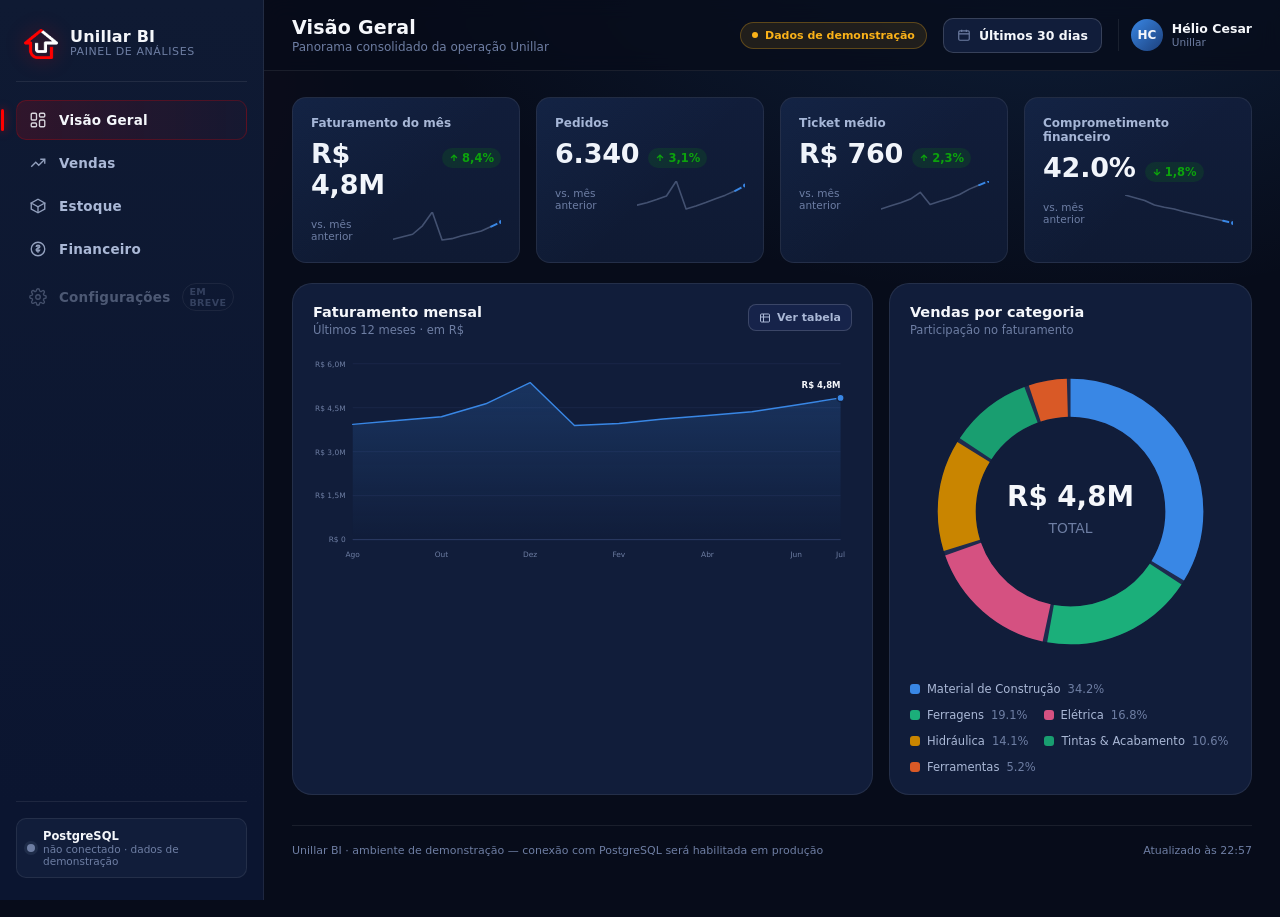
<file: index.html>
<!DOCTYPE html>
<html lang="pt-BR" data-theme="dark">
<head>
<meta charset="UTF-8">
<meta name="viewport" content="width=device-width, initial-scale=1.0">
<title>Unillar BI — Painel de Análises</title>
<style>
  :root{
    color-scheme: dark;
    --page-bg: #070C1A;
    --page-bg-2: #060a16;
    --surface-1: #0F1A33;
    --surface-2: #111D3A;
    --surface-3: #16234A;
    --surface-4: #1B2A54;
    --border: rgba(255,255,255,0.08);
    --border-strong: rgba(255,255,255,0.16);
    --text-primary: #F5F7FB;
    --text-secondary: #AAB8D6;
    --text-muted: #6E7EA3;
    --grid-line: #1E2B4E;
    --baseline: #2C3B63;

    --brand-red: #FF0000;
    --brand-red-soft: rgba(255,0,0,0.14);
    --brand-red-deep: #C21414;

    --series-1: #3987e5;
    --series-2: #1baf7a;
    --series-3: #d55181;
    --series-4: #c98500;
    --series-5: #199e70;
    --series-6: #d95926;
    --series-7: #9085e9;
    --series-8: #e66767;

    --seq-100:#cde2fb; --seq-150:#b7d3f6; --seq-200:#9ec5f4; --seq-250:#86b6ef;
    --seq-300:#6da7ec; --seq-350:#5598e7; --seq-400:#3987e5; --seq-450:#2a78d6;
    --seq-500:#256abf; --seq-550:#1c5cab; --seq-600:#184f95; --seq-650:#104281; --seq-700:#0d366b;

    --diverging-neutral: #303F5E;

    --status-good: #0ca30c;
    --status-good-bg: rgba(12,163,12,0.14);
    --status-warning: #fab219;
    --status-serious: #ec835a;
    --status-critical: #d03b3b;
    --status-critical-bg: rgba(208,59,59,0.14);

    --risk-none: #5A6B8C;
    --risk-media: #3987e5;
    --risk-alta: #fab219;
    --risk-urgencia: #d03b3b;
    --risk-emergencia: #7A1420;

    --radius-sm: 8px;
    --radius-md: 14px;
    --radius-lg: 20px;
    --sidebar-w: 264px;
  }

  *{ box-sizing:border-box; }
  html,body{ margin:0; padding:0; }
  body{
    font-family: system-ui, -apple-system, "Segoe UI", sans-serif;
    background:
      radial-gradient(1100px 620px at 82% -8%, rgba(57,135,229,0.16), transparent 60%),
      radial-gradient(900px 500px at -10% 10%, rgba(255,0,0,0.07), transparent 55%),
      var(--page-bg);
    color: var(--text-primary);
    min-height: 100vh;
    -webkit-font-smoothing: antialiased;
  }
  ::selection{ background: rgba(57,135,229,0.35); }
  ::-webkit-scrollbar{ width:10px; height:10px; }
  ::-webkit-scrollbar-track{ background:transparent; }
  ::-webkit-scrollbar-thumb{ background: var(--surface-4); border-radius:10px; border:2px solid transparent; background-clip:padding-box; }
  ::-webkit-scrollbar-thumb:hover{ background: var(--border-strong); }

  a, button{ font-family:inherit; }

  /* ---------- shell ---------- */
  .app-shell{
    display:grid;
    grid-template-columns: var(--sidebar-w) 1fr;
    min-height:100vh;
  }

  /* ---------- sidebar ---------- */
  .sidebar{
    background: linear-gradient(180deg, var(--surface-1), #0B1530 90%);
    border-right:1px solid var(--border);
    display:flex; flex-direction:column;
    padding:22px 16px;
    position:sticky; top:0; height:100vh;
  }
  .brand{
    display:flex; align-items:center; gap:12px;
    padding:6px 8px 22px 8px;
    border-bottom:1px solid var(--border);
    margin-bottom:18px;
  }
  .brand img{ width:34px; height:auto; flex:none; filter: drop-shadow(0 0 10px rgba(255,0,0,0.35)); }
  .brand-word{ display:flex; flex-direction:column; line-height:1.15; }
  .brand-word b{ font-size:16px; font-weight:700; letter-spacing:0.2px; }
  .brand-word span{ font-size:11px; color:var(--text-muted); letter-spacing:0.6px; text-transform:uppercase; }

  nav.navlist{ display:flex; flex-direction:column; gap:3px; flex:1; }
  .nav-item{
    display:flex; align-items:center; gap:12px;
    padding:10px 12px; border-radius:10px;
    color: var(--text-secondary); text-decoration:none;
    font-size:13.5px; font-weight:600; letter-spacing:0.2px;
    border:1px solid transparent; cursor:pointer;
    position:relative; background:transparent;
    width:100%; text-align:left;
  }
  .nav-item svg{ width:18px; height:18px; flex:none; opacity:0.85; }
  .nav-item:hover{ background: rgba(255,255,255,0.04); color: var(--text-primary); }
  .nav-item.active{
    background: linear-gradient(90deg, rgba(255,0,0,0.14), rgba(255,0,0,0.03));
    color: var(--text-primary);
    border-color: rgba(255,0,0,0.22);
  }
  .nav-item.active::before{
    content:""; position:absolute; left:-16px; top:8px; bottom:8px; width:3px;
    background: var(--brand-red); border-radius:2px;
    box-shadow: 0 0 10px rgba(255,0,0,0.7);
  }
  .nav-item.disabled{ opacity:0.4; cursor:not-allowed; }
  .nav-item .soon{ margin-left:auto; font-size:9.5px; font-weight:700; color:var(--text-muted);
    border:1px solid var(--border-strong); padding:2px 6px; border-radius:20px; letter-spacing:0.4px; }

  .sidebar-footer{ margin-top:auto; padding-top:16px; border-top:1px solid var(--border); }
  .conn-status{ display:flex; align-items:center; gap:8px; padding:10px 10px; border-radius:10px; background:var(--surface-2); border:1px solid var(--border); }
  .conn-dot{ width:8px; height:8px; border-radius:50%; background:var(--text-muted); flex:none; box-shadow:0 0 0 3px rgba(110,126,163,0.15); }
  .conn-status div{ display:flex; flex-direction:column; }
  .conn-status b{ font-size:11.5px; font-weight:700; }
  .conn-status span{ font-size:10.5px; color:var(--text-muted); }

  /* ---------- main ---------- */
  .main{ min-width:0; display:flex; flex-direction:column; }

  .topbar{
    position:sticky; top:0; z-index:20;
    display:flex; align-items:center; gap:16px;
    padding:16px 28px;
    background: rgba(7,12,26,0.78);
    backdrop-filter: blur(10px);
    border-bottom:1px solid var(--border);
  }
  .topbar h1{ font-size:19px; margin:0; font-weight:700; letter-spacing:0.2px; }
  .topbar .subtitle{ font-size:12px; color:var(--text-muted); margin-top:2px; }
  .topbar-spacer{ flex:1; }

  .badge-mock{
    display:flex; align-items:center; gap:7px;
    font-size:11px; font-weight:600; color: var(--status-warning);
    background: rgba(250,178,25,0.1); border:1px solid rgba(250,178,25,0.28);
    padding:6px 11px; border-radius:20px; white-space:nowrap;
  }
  .badge-mock .dot{ width:6px; height:6px; border-radius:50%; background:var(--status-warning); }

  .date-filter{ position:relative; }
  .date-filter-btn{
    display:flex; align-items:center; gap:8px;
    background:var(--surface-2); border:1px solid var(--border-strong); color:var(--text-primary);
    padding:9px 13px; border-radius:10px; font-size:12.5px; font-weight:600; cursor:pointer;
  }
  .date-filter-btn:hover{ border-color: rgba(57,135,229,0.5); }
  .date-filter-btn svg{ width:14px; height:14px; color:var(--text-muted); }
  .date-menu{
    position:absolute; right:0; top:calc(100% + 8px);
    background:var(--surface-3); border:1px solid var(--border-strong);
    border-radius:12px; padding:6px; width:210px;
    box-shadow: 0 18px 40px rgba(0,0,0,0.45);
    display:none; flex-direction:column; gap:1px; z-index:30;
  }
  .date-menu.open{ display:flex; }
  .date-menu-row{
    display:flex; align-items:center; justify-content:space-between;
    padding:9px 10px; border-radius:8px; font-size:12.5px; color:var(--text-secondary);
    cursor:pointer; background:transparent; border:none; width:100%; text-align:left; font-family:inherit;
  }
  .date-menu-row:hover{ background: rgba(255,255,255,0.05); color:var(--text-primary); }
  .date-menu-row.selected{ color:var(--text-primary); font-weight:700; }
  .date-menu-row .check{ width:14px; height:14px; opacity:0; color: var(--series-1); }
  .date-menu-row.selected .check{ opacity:1; }
  .date-menu-foot{ border-top:1px solid var(--border); margin-top:4px; padding-top:6px; font-size:11px; color:var(--text-muted); padding-left:10px; padding-bottom:4px; }

  .user-chip{ display:flex; align-items:center; gap:9px; padding-left:12px; border-left:1px solid var(--border); }
  .user-avatar{ width:32px; height:32px; border-radius:50%; background:linear-gradient(135deg,var(--series-1),#1c3f7a); display:flex; align-items:center; justify-content:center; font-size:12px; font-weight:700; }
  .user-chip .who{ display:flex; flex-direction:column; line-height:1.2; }
  .user-chip .who b{ font-size:12.5px; }
  .user-chip .who span{ font-size:10.5px; color:var(--text-muted); }

  .content{ padding:26px 28px 60px 28px; }
  .view{ display:none; animation: fadeUp 0.35s ease; }
  .view.active{ display:block; }
  @keyframes fadeUp{ from{ opacity:0; transform:translateY(6px);} to{opacity:1; transform:none;} }

  .view-fade{ transition: opacity 0.25s ease; }
  .view-fade.dim{ opacity:0.35; }

  /* ---------- subtabs ---------- */
  .subtabs{
    display:flex; align-items:center; gap:4px;
    background:var(--surface-2); border:1px solid var(--border); border-radius:12px;
    padding:5px; margin-bottom:20px; width:100%;
  }
  .subtab{
    font-family:inherit; font-size:12.5px; font-weight:600; color:var(--text-secondary);
    background:transparent; border:1px solid transparent; border-radius:8px;
    padding:8px 6px; cursor:pointer; white-space:nowrap; overflow:hidden; text-overflow:ellipsis;
    flex:1 1 0; min-width:0; text-align:center;
  }
  .subtab:hover{ color:var(--text-primary); background:rgba(255,255,255,0.04); }
  .subtab.active{ color:var(--text-primary); background:var(--surface-4); border-color:var(--border-strong); box-shadow:0 0 0 1px rgba(255,0,0,0.12) inset; }

  .estoque-subview{ display:none; }
  .estoque-subview.active{ display:block; animation: fadeUp 0.3s ease; }

  .ruptura-grid{ display:grid; grid-template-columns: 196px 1fr 1fr 280px; gap:16px; margin-bottom:16px; align-items:stretch; }
  .filter-card{ display:flex; flex-direction:column; }
  .filter-check{
    display:flex; align-items:center; gap:9px; padding:8px 6px; border-radius:8px; cursor:pointer;
    font-size:12.5px; color:var(--text-secondary); user-select:none;
  }
  .filter-check:hover{ background:rgba(255,255,255,0.05); color:var(--text-primary); }
  .filter-check input[type=checkbox]{
    appearance:none; -webkit-appearance:none; width:16px; height:16px; border-radius:5px;
    border:1.5px solid var(--border-strong); background:var(--surface-1); flex:none;
    position:relative; cursor:pointer; margin:0;
  }
  .filter-check input[type=checkbox]:checked{ background:var(--brand-red); border-color:var(--brand-red); }
  .filter-check input[type=checkbox]:checked::after{
    content:""; position:absolute; left:5px; top:1.5px; width:4px; height:8px;
    border:solid #fff; border-width:0 2px 2px 0; transform:rotate(45deg);
  }
  .filter-check .fdot{ width:8px; height:8px; border-radius:50%; flex:none; }
  .filter-check .flabel{ flex:1; }

  .chart-scroll{ max-height:236px; overflow-y:auto; }

  .data-table tfoot td{ font-weight:700; color:var(--text-primary); border-top:2px solid var(--border-strong); border-bottom:none; }
  .risk-pill{ display:inline-flex; align-items:center; gap:6px; }
  .risk-pill .fdot{ width:8px; height:8px; border-radius:50%; flex:none; display:inline-block; }

  @media (max-width: 1400px){
    .ruptura-grid{ grid-template-columns: 1fr 1fr; }
  }
  @media (max-width: 900px){
    .ruptura-grid{ grid-template-columns: 1fr; }
  }

  .empty-state{
    display:flex; flex-direction:column; align-items:center; justify-content:center;
    text-align:center; gap:8px; padding:70px 24px;
    background:var(--surface-2); border:1px dashed var(--border-strong); border-radius:var(--radius-lg);
    color:var(--text-muted);
  }
  .empty-state svg{ width:34px; height:34px; opacity:0.5; margin-bottom:6px; }
  .empty-state h3{ margin:0; font-size:15px; color:var(--text-secondary); font-weight:700; }
  .empty-state p{ margin:0; font-size:12.5px; }

  /* ---------- kpi ---------- */
  .kpi-grid{ display:grid; grid-template-columns:repeat(4,1fr); gap:16px; margin-bottom:20px; }
  .kpi-card{
    background: linear-gradient(180deg, var(--surface-2), var(--surface-1));
    border:1px solid var(--border); border-radius: var(--radius-md);
    padding:18px 18px 14px 18px; position:relative; overflow:hidden;
  }
  .kpi-card::after{ content:""; position:absolute; inset:0; background: linear-gradient(135deg, rgba(57,135,229,0.06), transparent 55%); pointer-events:none; }
  .kpi-label{ font-size:12px; color:var(--text-secondary); font-weight:600; }
  .kpi-value-row{ display:flex; align-items:baseline; gap:9px; margin-top:8px; }
  .kpi-value{ font-size:27px; font-weight:700; letter-spacing:-0.2px; }
  .kpi-delta{ display:inline-flex; align-items:center; gap:3px; font-size:11.5px; font-weight:700; padding:3px 7px; border-radius:20px; }
  .kpi-delta.good{ color:var(--status-good); background:var(--status-good-bg); }
  .kpi-delta.bad{ color:var(--status-critical); background:var(--status-critical-bg); }
  .kpi-delta svg{ width:10px; height:10px; }
  .kpi-foot{ display:flex; align-items:center; justify-content:space-between; margin-top:12px; }
  .kpi-sub{ font-size:10.5px; color:var(--text-muted); }
  .kpi-spark{ display:block; }

  /* ---------- chart cards ---------- */
  .chart-grid{ display:grid; grid-template-columns: 1.6fr 1fr; gap:16px; margin-bottom:16px; align-items:stretch; }
  .chart-grid.even{ grid-template-columns: 1fr 1fr; }
  .card{
    background: var(--surface-2); border:1px solid var(--border); border-radius: var(--radius-lg);
    padding:20px; min-width:0;
  }
  .card-head{ display:flex; align-items:flex-start; justify-content:space-between; margin-bottom:14px; gap:10px; }
  .card-title{ font-size:14.5px; font-weight:700; }
  .card-subtitle{ font-size:11.5px; color:var(--text-muted); margin-top:3px; }
  .card-actions{ display:flex; gap:8px; flex:none; }
  .icon-btn{
    background:var(--surface-3); border:1px solid var(--border-strong); color:var(--text-secondary);
    font-size:11px; font-weight:600; padding:6px 10px; border-radius:8px; cursor:pointer;
    display:flex; align-items:center; gap:6px;
  }
  .icon-btn:hover{ color:var(--text-primary); border-color:rgba(57,135,229,0.5); }
  .icon-btn svg{ width:12px; height:12px; }

  .chart-wrap{ position:relative; }
  .chart-wrap svg{ width:100%; height:auto; display:block; overflow:visible; }

  .legend{ display:flex; flex-wrap:wrap; gap:12px 16px; margin-top:10px; }
  .legend-item{ display:flex; align-items:center; gap:7px; font-size:11.5px; color:var(--text-secondary); }
  .legend-swatch{ width:10px; height:10px; border-radius:3px; flex:none; }
  .legend-swatch.line{ width:14px; height:2px; border-radius:2px; }
  .legend-val{ color:var(--text-muted); font-variant-numeric: tabular-nums; }

  .data-table{ width:100%; border-collapse:collapse; font-size:12px; margin-top:6px; display:none; }
  .data-table.visible{ display:table; }
  .data-table th, .data-table td{ text-align:left; padding:8px 10px; border-bottom:1px solid var(--border); }
  .data-table th{ color:var(--text-muted); font-weight:600; font-size:10.5px; text-transform:uppercase; letter-spacing:0.4px; }
  .data-table td{ color:var(--text-secondary); font-variant-numeric: tabular-nums; }
  .data-table td.emph{ color:var(--text-primary); font-weight:600; }

  /* ---------- tooltip ---------- */
  #viz-tooltip{
    position:fixed; top:0; left:0; z-index:200; pointer-events:none;
    background:var(--surface-4); border:1px solid var(--border-strong);
    border-radius:10px; padding:9px 12px; font-size:12px;
    box-shadow:0 14px 34px rgba(0,0,0,0.5);
    opacity:0; transform:translate(-9999px,-9999px);
    transition: opacity 0.12s ease;
    min-width:120px;
  }
  #viz-tooltip.show{ opacity:1; }
  #viz-tooltip .tt-title{ font-size:10.5px; color:var(--text-muted); margin-bottom:6px; font-weight:600; }
  #viz-tooltip .tt-row{ display:flex; align-items:center; gap:8px; font-size:12px; }
  #viz-tooltip .tt-row + .tt-row{ margin-top:4px; }
  #viz-tooltip .tt-key{ width:10px; height:2px; border-radius:2px; flex:none; }
  #viz-tooltip .tt-name{ color:var(--text-secondary); flex:1; white-space:nowrap; }
  #viz-tooltip .tt-value{ font-weight:700; color:var(--text-primary); font-variant-numeric: tabular-nums; }

  /* ---------- meter ---------- */
  .meter-block{ margin-top:6px; }
  .meter-top{ display:flex; align-items:baseline; justify-content:space-between; margin-bottom:9px; }
  .meter-top .mv{ font-size:24px; font-weight:700; }
  .meter-top .ml{ font-size:11.5px; color:var(--text-muted); }
  .meter-track{ height:10px; border-radius:20px; background: rgba(57,135,229,0.14); overflow:hidden; }
  .meter-fill{ height:100%; border-radius:20px; background: linear-gradient(90deg,var(--series-1),#63a6f0); transition: width 0.6s ease; }
  .meter-scale{ display:flex; justify-content:space-between; margin-top:6px; font-size:10px; color:var(--text-muted); }

  /* ---------- footer ---------- */
  .page-footer{ margin-top:30px; padding-top:18px; border-top:1px solid var(--border); display:flex; align-items:center; justify-content:space-between; font-size:11px; color:var(--text-muted); }

  @media (max-width: 1180px){
    .kpi-grid{ grid-template-columns:repeat(2,1fr); }
    .chart-grid, .chart-grid.even{ grid-template-columns:1fr; }
  }
  @media (max-width: 900px){
    :root{ --sidebar-w: 76px; }
    .brand-word, .nav-item span.label, .nav-item .soon, .conn-status span, .conn-status b{ display:none; }
    .sidebar{ align-items:center; padding:20px 10px; }
    .brand{ justify-content:center; padding:0 0 18px 0; }
    .nav-item{ justify-content:center; padding:12px; }
    .conn-status{ justify-content:center; }
  }
</style>
</head>
<body>

<div class="app-shell">
  <aside class="sidebar">
    <div class="brand">
      <img src="logo%2003.png" alt="Unillar">
      <div class="brand-word"><b>Unillar BI</b><span>Painel de Análises</span></div>
    </div>

    <nav class="navlist" id="navlist">
      <button class="nav-item active" data-view="visao-geral">
        <svg viewBox="0 0 24 24" fill="none" stroke="currentColor" stroke-width="1.8"><rect x="3" y="3" width="7" height="9" rx="1.5"/><rect x="14" y="3" width="7" height="5" rx="1.5"/><rect x="14" y="12" width="7" height="9" rx="1.5"/><rect x="3" y="16" width="7" height="5" rx="1.5"/></svg>
        <span class="label">Visão Geral</span>
      </button>
      <button class="nav-item" data-view="vendas">
        <svg viewBox="0 0 24 24" fill="none" stroke="currentColor" stroke-width="1.8"><path d="M3 17l6-6 4 4 8-8"/><path d="M15 7h6v6"/></svg>
        <span class="label">Vendas</span>
      </button>
      <button class="nav-item" data-view="estoque">
        <svg viewBox="0 0 24 24" fill="none" stroke="currentColor" stroke-width="1.8"><path d="M21 8l-9-5-9 5 9 5 9-5z"/><path d="M3 8v8l9 5 9-5V8"/><path d="M12 13v8"/></svg>
        <span class="label">Estoque</span>
      </button>
      <button class="nav-item" data-view="financeiro">
        <svg viewBox="0 0 24 24" fill="none" stroke="currentColor" stroke-width="1.8"><circle cx="12" cy="12" r="9"/><path d="M12 7v10M9.5 9.2c0-1.2 1.1-2.2 2.5-2.2s2.5 .8 2.5 2c0 2.4-5 1.6-5 4 0 1.2 1.1 2 2.5 2s2.5-1 2.5-2.2"/></svg>
        <span class="label">Financeiro</span>
      </button>
      <button class="nav-item disabled" data-view="none" disabled>
        <svg viewBox="0 0 24 24" fill="none" stroke="currentColor" stroke-width="1.8"><circle cx="12" cy="12" r="3"/><path d="M19.4 15a1.7 1.7 0 00.3 1.9l.1.1a2 2 0 11-2.8 2.8l-.1-.1a1.7 1.7 0 00-1.9-.3 1.7 1.7 0 00-1 1.5V21a2 2 0 11-4 0v-.1a1.7 1.7 0 00-1-1.6 1.7 1.7 0 00-1.9.3l-.1.1a2 2 0 11-2.8-2.8l.1-.1a1.7 1.7 0 00.3-1.9 1.7 1.7 0 00-1.5-1H3a2 2 0 110-4h.1a1.7 1.7 0 001.5-1 1.7 1.7 0 00-.3-1.9l-.1-.1a2 2 0 112.8-2.8l.1.1a1.7 1.7 0 001.9.3H9a1.7 1.7 0 001-1.5V3a2 2 0 114 0v.1a1.7 1.7 0 001 1.5 1.7 1.7 0 001.9-.3l.1-.1a2 2 0 112.8 2.8l-.1.1a1.7 1.7 0 00-.3 1.9V9a1.7 1.7 0 001.5 1H21a2 2 0 110 4h-.1a1.7 1.7 0 00-1.5 1z"/></svg>
        <span class="label">Configurações</span>
        <span class="soon">EM BREVE</span>
      </button>
    </nav>

    <div class="sidebar-footer">
      <div class="conn-status">
        <span class="conn-dot"></span>
        <div>
          <b>PostgreSQL</b>
          <span>não conectado · dados de demonstração</span>
        </div>
      </div>
    </div>
  </aside>

  <div class="main">
    <header class="topbar">
      <div>
        <h1 id="view-title">Visão Geral</h1>
        <div class="subtitle" id="view-subtitle">Panorama consolidado da operação Unillar</div>
      </div>
      <div class="topbar-spacer"></div>

      <div class="badge-mock"><span class="dot"></span>Dados de demonstração</div>

      <div class="date-filter" id="date-filter">
        <button class="date-filter-btn" id="date-filter-btn">
          <svg viewBox="0 0 24 24" fill="none" stroke="currentColor" stroke-width="2"><rect x="3" y="5" width="18" height="16" rx="2"/><path d="M3 10h18M8 3v4M16 3v4"/></svg>
          <span id="date-filter-label">Últimos 30 dias</span>
        </button>
        <div class="date-menu" id="date-menu">
          <button class="date-menu-row" data-range="7">Últimos 7 dias<svg class="check" viewBox="0 0 24 24" fill="none" stroke="currentColor" stroke-width="3"><path d="M4 12l5 5L20 6"/></svg></button>
          <button class="date-menu-row selected" data-range="30">Últimos 30 dias<svg class="check" viewBox="0 0 24 24" fill="none" stroke="currentColor" stroke-width="3"><path d="M4 12l5 5L20 6"/></svg></button>
          <button class="date-menu-row" data-range="90">Últimos 90 dias<svg class="check" viewBox="0 0 24 24" fill="none" stroke="currentColor" stroke-width="3"><path d="M4 12l5 5L20 6"/></svg></button>
          <button class="date-menu-row" data-range="12m">Últimos 12 meses<svg class="check" viewBox="0 0 24 24" fill="none" stroke="currentColor" stroke-width="3"><path d="M4 12l5 5L20 6"/></svg></button>
          <div class="date-menu-foot">Intervalo personalizado em breve</div>
        </div>
      </div>

      <div class="user-chip">
        <div class="user-avatar">HC</div>
        <div class="who"><b>Hélio Cesar</b><span>Unillar</span></div>
      </div>
    </header>

    <main class="content">

      <!-- ================= VISÃO GERAL ================= -->
      <section class="view active" id="view-visao-geral">
        <div class="view-fade">
          <div class="kpi-grid" id="kpi-vg"></div>
          <div class="chart-grid">
            <div class="card">
              <div class="card-head">
                <div><div class="card-title">Faturamento mensal</div><div class="card-subtitle">Últimos 12 meses · em R$</div></div>
                <div class="card-actions"><button class="icon-btn" data-table-toggle="tbl-fat-vg">
                  <svg viewBox="0 0 24 24" fill="none" stroke="currentColor" stroke-width="2"><rect x="3" y="4" width="18" height="16" rx="2"/><path d="M3 10h18M9 4v16"/></svg>Ver tabela</button></div>
              </div>
              <div class="chart-wrap" id="chart-fat-vg"></div>
              <table class="data-table" id="tbl-fat-vg"></table>
            </div>
            <div class="card">
              <div class="card-head">
                <div><div class="card-title">Vendas por categoria</div><div class="card-subtitle">Participação no faturamento</div></div>
              </div>
              <div class="chart-wrap" id="chart-cat-vg"></div>
              <div class="legend" id="legend-cat-vg"></div>
            </div>
          </div>
        </div>
      </section>

      <!-- ================= VENDAS ================= -->
      <section class="view" id="view-vendas">
        <div class="view-fade">
          <div class="kpi-grid" id="kpi-vendas"></div>
          <div class="chart-grid even">
            <div class="card">
              <div class="card-head">
                <div><div class="card-title">Vendas por filial</div><div class="card-subtitle">Período selecionado · em R$</div></div>
                <div class="card-actions"><button class="icon-btn" data-table-toggle="tbl-filial">
                  <svg viewBox="0 0 24 24" fill="none" stroke="currentColor" stroke-width="2"><rect x="3" y="4" width="18" height="16" rx="2"/><path d="M3 10h18M9 4v16"/></svg>Ver tabela</button></div>
              </div>
              <div class="chart-wrap" id="chart-filial"></div>
              <table class="data-table" id="tbl-filial"></table>
            </div>
            <div class="card">
              <div class="card-head">
                <div><div class="card-title">Pedidos por dia e período</div><div class="card-subtitle">Volume médio semanal</div></div>
              </div>
              <div class="chart-wrap" id="chart-heat"></div>
              <div class="legend" id="legend-heat"></div>
            </div>
          </div>
        </div>
      </section>

      <!-- ================= ESTOQUE ================= -->
      <section class="view" id="view-estoque">
        <div class="subtabs" id="estoque-subtabs">
          <button class="subtab active" data-subtab="geral">Geral</button>
          <button class="subtab" data-subtab="sem-giro">Sem Giro</button>
          <button class="subtab" data-subtab="ultimo-estoque">Último no Estoque</button>
          <button class="subtab" data-subtab="inativo-compra">Inativo p/ compra</button>
          <button class="subtab" data-subtab="margem">Margem</button>
          <button class="subtab" data-subtab="excesso">Excesso</button>
          <button class="subtab" data-subtab="indisponivel">Indisponível</button>
          <button class="subtab" data-subtab="ruptura">Ruptura</button>
        </div>

        <div class="estoque-subview active" id="estoque-sub-geral">
          <div class="view-fade">
            <div class="kpi-grid" id="kpi-estoque"></div>
            <div class="chart-grid even">
              <div class="card">
                <div class="card-head">
                  <div><div class="card-title">Estoque por categoria</div><div class="card-subtitle">Unidades disponíveis no CD</div></div>
                  <div class="card-actions"><button class="icon-btn" data-table-toggle="tbl-estoque">
                    <svg viewBox="0 0 24 24" fill="none" stroke="currentColor" stroke-width="2"><rect x="3" y="4" width="18" height="16" rx="2"/><path d="M3 10h18M9 4v16"/></svg>Ver tabela</button></div>
                </div>
                <div class="chart-wrap" id="chart-estoque"></div>
                <table class="data-table" id="tbl-estoque"></table>
              </div>
              <div class="card">
                <div class="card-head">
                  <div><div class="card-title">Ocupação do centro de distribuição</div><div class="card-subtitle">Capacidade utilizada vs. disponível</div></div>
                </div>
                <div class="meter-block">
                  <div class="meter-top"><span class="mv" id="meter-cd-value">78%</span><span class="ml">da capacidade total</span></div>
                  <div class="meter-track"><div class="meter-fill" id="meter-cd-fill" style="width:0%"></div></div>
                  <div class="meter-scale"><span>0%</span><span>50%</span><span>100%</span></div>
                </div>
                <div class="legend" style="margin-top:22px;">
                  <div class="legend-item"><span class="legend-swatch" style="background:var(--series-1)"></span>Giro de estoque médio <span class="legend-val" style="margin-left:4px">4,2x / mês</span></div>
                  <div class="legend-item"><span class="legend-swatch" style="background:var(--status-critical)"></span>Itens em ruptura <span class="legend-val" style="margin-left:4px">86 SKUs</span></div>
                </div>
              </div>
            </div>
          </div>
        </div>

        <div class="estoque-subview" id="estoque-sub-sem-giro"><div class="empty-state"><svg viewBox="0 0 24 24" fill="none" stroke="currentColor" stroke-width="1.6"><circle cx="12" cy="12" r="9"/><path d="M12 7v5l3.5 2"/></svg><h3>Sem Giro</h3><p>Conteúdo desta aba ainda será definido.</p></div></div>
        <div class="estoque-subview" id="estoque-sub-ultimo-estoque"><div class="empty-state"><svg viewBox="0 0 24 24" fill="none" stroke="currentColor" stroke-width="1.6"><circle cx="12" cy="12" r="9"/><path d="M12 7v5l3.5 2"/></svg><h3>Último no Estoque</h3><p>Conteúdo desta aba ainda será definido.</p></div></div>
        <div class="estoque-subview" id="estoque-sub-inativo-compra"><div class="empty-state"><svg viewBox="0 0 24 24" fill="none" stroke="currentColor" stroke-width="1.6"><circle cx="12" cy="12" r="9"/><path d="M12 7v5l3.5 2"/></svg><h3>Inativo p/ compra</h3><p>Conteúdo desta aba ainda será definido.</p></div></div>
        <div class="estoque-subview" id="estoque-sub-margem"><div class="empty-state"><svg viewBox="0 0 24 24" fill="none" stroke="currentColor" stroke-width="1.6"><circle cx="12" cy="12" r="9"/><path d="M12 7v5l3.5 2"/></svg><h3>Margem</h3><p>Conteúdo desta aba ainda será definido.</p></div></div>
        <div class="estoque-subview" id="estoque-sub-excesso"><div class="empty-state"><svg viewBox="0 0 24 24" fill="none" stroke="currentColor" stroke-width="1.6"><circle cx="12" cy="12" r="9"/><path d="M12 7v5l3.5 2"/></svg><h3>Excesso</h3><p>Conteúdo desta aba ainda será definido.</p></div></div>
        <div class="estoque-subview" id="estoque-sub-indisponivel"><div class="empty-state"><svg viewBox="0 0 24 24" fill="none" stroke="currentColor" stroke-width="1.6"><circle cx="12" cy="12" r="9"/><path d="M12 7v5l3.5 2"/></svg><h3>Indisponível</h3><p>Conteúdo desta aba ainda será definido.</p></div></div>
        <div class="estoque-subview" id="estoque-sub-ruptura">
          <div class="view-fade">
            <div class="kpi-grid" id="kpi-ruptura"></div>
            <div class="ruptura-grid">
              <div class="card filter-card">
                <div class="card-title" style="margin-bottom:6px;">Risco de ruptura</div>
                <div id="ruptura-filters"></div>
              </div>
              <div class="card">
                <div class="card-head"><div><div class="card-title">Departamento</div><div class="card-subtitle">Valor em ruptura por departamento</div></div></div>
                <div class="chart-wrap" id="chart-ruptura-depto"></div>
              </div>
              <div class="card">
                <div class="card-head"><div><div class="card-title">Local de estoque</div><div class="card-subtitle">Itens em ruptura por local</div></div></div>
                <div class="chart-wrap chart-scroll" id="chart-ruptura-local"></div>
              </div>
              <div class="card">
                <div class="card-head"><div><div class="card-title">Status da ruptura</div><div class="card-subtitle">Distribuição por risco</div></div></div>
                <div class="chart-wrap" id="chart-ruptura-status"></div>
                <div class="legend" id="legend-ruptura-status"></div>
              </div>
            </div>
            <div class="card">
              <div class="card-head">
                <div><div class="card-title">Produtos em ruptura</div><div class="card-subtitle" id="ruptura-table-subtitle">Mostrando 5 de 19.237 produtos</div></div>
              </div>
              <div style="overflow-x:auto;">
                <table class="data-table visible" id="tbl-ruptura">
                  <thead><tr><th>Cód</th><th>Descrição</th><th>Marca</th><th>Vendas 60d</th><th>Estoque atual</th><th>Total entrada</th><th>Risco</th></tr></thead>
                  <tbody id="tbl-ruptura-body"></tbody>
                  <tfoot id="tbl-ruptura-foot"></tfoot>
                </table>
              </div>
            </div>
          </div>
        </div>
      </section>

      <!-- ================= FINANCEIRO ================= -->
      <section class="view" id="view-financeiro">
        <div class="view-fade">
          <div class="kpi-grid" id="kpi-financeiro"></div>
          <div class="chart-grid">
            <div class="card">
              <div class="card-head">
                <div><div class="card-title">Fluxo de caixa mensal</div><div class="card-subtitle">Entradas vs. saídas · últimos 6 meses</div></div>
                <div class="card-actions"><button class="icon-btn" data-table-toggle="tbl-fluxo">
                  <svg viewBox="0 0 24 24" fill="none" stroke="currentColor" stroke-width="2"><rect x="3" y="4" width="18" height="16" rx="2"/><path d="M3 10h18M9 4v16"/></svg>Ver tabela</button></div>
              </div>
              <div class="chart-wrap" id="chart-fluxo"></div>
              <div class="legend">
                <div class="legend-item"><span class="legend-swatch" style="background:var(--series-1)"></span>Entradas</div>
                <div class="legend-item"><span class="legend-swatch" style="background:var(--series-8)"></span>Saídas</div>
              </div>
              <table class="data-table" id="tbl-fluxo"></table>
            </div>
            <div class="card">
              <div class="card-head">
                <div><div class="card-title">Comprometimento financeiro</div><div class="card-subtitle">Distribuição das obrigações</div></div>
              </div>
              <div class="chart-wrap" id="chart-comp"></div>
              <div class="legend" id="legend-comp"></div>
            </div>
          </div>
        </div>
      </section>

      <div class="page-footer">
        <span>Unillar BI · ambiente de demonstração — conexão com PostgreSQL será habilitada em produção</span>
        <span id="footer-clock"></span>
      </div>
    </main>
  </div>
</div>

<div id="viz-tooltip"></div>

<script>
(function(){
"use strict";

/* ================= helpers ================= */
const NS = "http://www.w3.org/2000/svg";
function el(tag, attrs, parent){
  const n = document.createElementNS(NS, tag);
  if(attrs) for(const k in attrs) n.setAttribute(k, attrs[k]);
  if(parent) parent.appendChild(n);
  return n;
}
function fmtCurrency(n){
  if(Math.abs(n) >= 1000000) return "R$ " + (n/1000000).toLocaleString('pt-BR',{minimumFractionDigits:1,maximumFractionDigits:1}) + "M";
  if(Math.abs(n) >= 1000) return "R$ " + (n/1000).toLocaleString('pt-BR',{minimumFractionDigits:0,maximumFractionDigits:0}) + "K";
  return "R$ " + n.toLocaleString('pt-BR');
}
function fmtFull(n){ return "R$ " + Math.round(n).toLocaleString('pt-BR'); }
function fmtNum(n){ return n.toLocaleString('pt-BR'); }

/* ================= tooltip ================= */
const tooltip = document.getElementById('viz-tooltip');
function showTooltip(clientX, clientY, titleText, rows){
  tooltip.innerHTML = "";
  const t = document.createElement('div'); t.className='tt-title'; t.textContent = titleText;
  tooltip.appendChild(t);
  rows.forEach(r=>{
    const row = document.createElement('div'); row.className='tt-row';
    if(r.color){ const key=document.createElement('span'); key.className='tt-key'; key.style.background=r.color; row.appendChild(key); }
    const name = document.createElement('span'); name.className='tt-name'; name.textContent = r.name; row.appendChild(name);
    const val = document.createElement('span'); val.className='tt-value'; val.textContent = r.value; row.appendChild(val);
    tooltip.appendChild(row);
  });
  tooltip.classList.add('show');
  positionTooltip(clientX, clientY);
}
function positionTooltip(clientX, clientY){
  const pad = 14;
  const rect = tooltip.getBoundingClientRect();
  let x = clientX + pad, y = clientY - rect.height - pad;
  if(x + rect.width > window.innerWidth - 8) x = clientX - rect.width - pad;
  if(y < 8) y = clientY + pad;
  tooltip.style.transform = "translate(" + x + "px," + y + "px)";
}
function hideTooltip(){ tooltip.classList.remove('show'); }

function toSVGPoint(svg, clientX, clientY){
  const pt = svg.createSVGPoint();
  pt.x = clientX; pt.y = clientY;
  return pt.matrixTransform(svg.getScreenCTM().inverse());
}

/* ================= mock data ================= */
const MONTHS = ["Ago","Set","Out","Nov","Dez","Jan","Fev","Mar","Abr","Mai","Jun","Jul"];
const FATURAMENTO = [3920000,4050000,4180000,4620000,5340000,3880000,3950000,4100000,4220000,4350000,4580000,4820000];

const CATEGORIAS = [
  {label:"Material de Construção", value:1650000, color:"var(--series-1)"},
  {label:"Ferragens", value:920000, color:"var(--series-2)"},
  {label:"Elétrica", value:810000, color:"var(--series-3)"},
  {label:"Hidráulica", value:680000, color:"var(--series-4)"},
  {label:"Tintas & Acabamento", value:510000, color:"var(--series-5)"},
  {label:"Ferramentas", value:250000, color:"var(--series-6)"}
];

const FILIAIS = [
  {label:"Centro", value:1420000, color:"var(--series-1)"},
  {label:"Norte Shopping", value:1150000, color:"var(--series-2)"},
  {label:"Zona Sul", value:980000, color:"var(--series-3)"},
  {label:"Bairro Industrial", value:740000, color:"var(--series-4)"},
  {label:"Outlet", value:530000, color:"var(--series-5)"}
];

const HEAT_DAYS = ["Seg","Ter","Qua","Qui","Sex","Sáb","Dom"];
const HEAT_PERIODS = ["Manhã","Tarde","Noite"];
const HEAT_MATRIX = [
  [180,240,140],[175,235,138],[190,250,145],[200,260,150],
  [230,310,190],[260,340,210],[90,150,80]
];

const ESTOQUE_CAT = [
  {label:"Material de Construção", value:4200, color:"var(--series-1)"},
  {label:"Ferragens", value:2600, color:"var(--series-2)"},
  {label:"Elétrica", value:2100, color:"var(--series-3)"},
  {label:"Hidráulica", value:1750, color:"var(--series-4)"},
  {label:"Tintas & Acabamento", value:1200, color:"var(--series-5)"},
  {label:"Ferramentas", value:630, color:"var(--series-6)"}
];

const FLUXO_MESES = ["Fev","Mar","Abr","Mai","Jun","Jul"];
const FLUXO_ENTRADAS = [3950000,4100000,4220000,4350000,4580000,4820000];
const FLUXO_SAIDAS = [-3420000,-3510000,-3680000,-3790000,-3950000,-4180000];

const COMPROMETIMENTO = [
  {label:"Fornecedores", value:38, color:"var(--series-1)"},
  {label:"Impostos", value:22, color:"var(--series-3)"},
  {label:"Folha de Pagamento", value:26, color:"var(--series-5)"},
  {label:"Aluguel", value:9, color:"var(--series-4)"},
  {label:"Outros", value:5, color:"var(--series-7)"}
];

const RUPTURA_KPI = { produtos:19237, pendenteEntrada:33778, pedidoPendente:185377, vendaPerdida:431200 };

const RUPTURA_DEPARTAMENTO = [
  {label:"Construção", value:1840},
  {label:"Utilidades", value:1290},
  {label:"Calçados", value:1230},
  {label:"Eletro", value:490},
  {label:"Motopeças", value:680}
];

const RUPTURA_LOCAL = [
  {label:"Sandália", value:315},
  {label:"Chinelo", value:306},
  {label:"Rasteirinha", value:304},
  {label:"Piso", value:299},
  {label:"Tênis", value:291},
  {label:"Colcha", value:189},
  {label:"Celular", value:181},
  {label:"Pneu", value:174},
  {label:"Tamanco", value:171},
  {label:"Equip. Elétrico", value:142},
  {label:"Torneira", value:132}
];

const RUPTURA_STATUS = [
  {label:"Sem risco", value:51490, color:"var(--risk-none)"},
  {label:"Urgência", value:4200, color:"var(--risk-urgencia)"},
  {label:"Emergência", value:2730, color:"var(--risk-emergencia)"},
  {label:"Média", value:500, color:"var(--risk-media)"},
  {label:"Alta", value:230, color:"var(--risk-alta)"}
];

const RUPTURA_RISCOS = [
  {key:'urgencia', label:'Urgência', color:'var(--risk-urgencia)'},
  {key:'sem-risco', label:'Sem risco', color:'var(--risk-none)'},
  {key:'media', label:'Média', color:'var(--risk-media)'},
  {key:'emergencia', label:'Emergência', color:'var(--risk-emergencia)'},
  {key:'alta', label:'Alta', color:'var(--risk-alta)'}
];

const RUPTURA_PRODUTOS_TOTAL = 19237;
const RUPTURA_PRODUTOS = [
  {cod:"51.050", desc:"CHUPETA MAM ORIGINAL 0-6 MESES ROSA CH20212", marca:"MAM", vendas60:1.00, estoque:5, entrada:3, risco:"media"},
  {cod:"40.364", desc:"MOTOBOMBA GAS 4T CENT 2\" 212CC POL 7HP VMB702C", marca:"VULCAN TRENT", vendas60:1.00, estoque:9, entrada:8, risco:"sem-risco"},
  {cod:"50.700", desc:"SANDALIA MARA BLESS PLUS COCONUT 2638031 TAM: 33", marca:"RAMARIM", vendas60:3.00, estoque:1, entrada:2, risco:"urgencia"},
  {cod:"49.461", desc:"6 PORTA OVO TRASP/TRANSL DE PLASTICO", marca:"UZ", vendas60:2.00, estoque:25, entrada:15, risco:"sem-risco"},
  {cod:"28.966", desc:"ABAJUR COLOR AL 220MM BCO FOSCO", marca:"BLUMENAU", vendas60:1.00, estoque:5, entrada:4, risco:"emergencia"}
];
const RUPTURA_TOTAL = { vendas60:617570.66, estoque:455630, entrada:33778 };

function cssVar(v){
  if(typeof v === 'string' && v.startsWith('var(')){
    return getComputedStyle(document.documentElement).getPropertyValue(v.slice(4,-1)).trim();
  }
  return v;
}

/* ================= KPI tiles ================= */
function sparkPath(values, w, h){
  const min = Math.min(...values), max = Math.max(...values);
  const range = (max - min) || 1;
  const step = w / (values.length - 1);
  return values.map((v,i)=>{
    const x = i*step;
    const y = h - ((v-min)/range)*h;
    return {x,y};
  });
}
function buildSparkline(container, values){
  const w = 108, h = 32;
  const svg = el('svg',{viewBox:"0 0 "+w+" "+h, width:w, height:h});
  const pts = sparkPath(values, w, h-4);
  const mutedColor = getComputedStyle(document.documentElement).getPropertyValue('--text-muted').trim();
  const mainSeg = pts.slice(0,-1).map((p,i)=>p.x+","+p.y).join(" L ");
  el('path',{d:"M "+mainSeg, fill:"none", stroke:mutedColor, "stroke-width":"1.6", "stroke-linecap":"round", "stroke-linejoin":"round", opacity:"0.55"}, svg);
  const lastTwo = pts.slice(-2);
  el('path',{d:"M "+lastTwo[0].x+","+lastTwo[0].y+" L "+lastTwo[1].x+","+lastTwo[1].y, fill:"none", stroke:"var(--series-1)".startsWith('var')?getComputedStyle(document.documentElement).getPropertyValue('--series-1').trim():"", "stroke-width":"2", "stroke-linecap":"round"}, svg);
  const last = pts[pts.length-1];
  el('circle',{cx:last.x, cy:last.y, r:"3", fill:getComputedStyle(document.documentElement).getPropertyValue('--series-1').trim(), stroke:getComputedStyle(document.documentElement).getPropertyValue('--surface-2').trim(), "stroke-width":"2"}, svg);
  container.appendChild(svg);
}

function animateNumber(elNode, target, formatter, duration){
  const start = performance.now();
  function frame(now){
    const p = Math.min(1, (now-start)/duration);
    const eased = 1 - Math.pow(1-p, 3);
    elNode.textContent = formatter(target*eased);
    if(p<1) requestAnimationFrame(frame);
  }
  requestAnimationFrame(frame);
}

function buildKpi(container, cfg){
  const card = document.createElement('div'); card.className='kpi-card';
  const label = document.createElement('div'); label.className='kpi-label'; label.textContent = cfg.label; card.appendChild(label);

  const row = document.createElement('div'); row.className='kpi-value-row';
  const val = document.createElement('div'); val.className='kpi-value'; val.textContent = cfg.formatter(0); row.appendChild(val);

  const good = (cfg.delta >= 0) === (cfg.goodDirection > 0);
  const delta = document.createElement('div'); delta.className='kpi-delta ' + (good?'good':'bad');
  const arrowUp = '<svg viewBox="0 0 24 24" fill="none" stroke="currentColor" stroke-width="3"><path d="M12 19V5M5 12l7-7 7 7"/></svg>';
  const arrowDown = '<svg viewBox="0 0 24 24" fill="none" stroke="currentColor" stroke-width="3"><path d="M12 5v14M19 12l-7 7-7-7"/></svg>';
  delta.innerHTML = (cfg.delta>=0?arrowUp:arrowDown);
  const dv = document.createElement('span'); dv.textContent = Math.abs(cfg.delta).toLocaleString('pt-BR',{minimumFractionDigits:1,maximumFractionDigits:1}) + (cfg.deltaSuffix||'%');
  delta.appendChild(dv);
  row.appendChild(delta);
  card.appendChild(row);

  const foot = document.createElement('div'); foot.className='kpi-foot';
  const sub = document.createElement('div'); sub.className='kpi-sub'; sub.textContent = cfg.sub; foot.appendChild(sub);
  const sparkHolder = document.createElement('div'); sparkHolder.className='kpi-spark'; foot.appendChild(sparkHolder);
  card.appendChild(foot);

  container.appendChild(card);
  buildSparkline(sparkHolder, cfg.spark);
  animateNumber(val, cfg.value, cfg.formatter, 900);
}

function buildSimpleStat(container, label, value, formatter){
  const card = document.createElement('div'); card.className='kpi-card';
  const l = document.createElement('div'); l.className='kpi-label'; l.textContent = label; card.appendChild(l);
  const row = document.createElement('div'); row.className='kpi-value-row'; row.style.marginTop = '10px';
  const val = document.createElement('div'); val.className='kpi-value'; val.textContent = formatter(0); row.appendChild(val);
  card.appendChild(row);
  container.appendChild(card);
  animateNumber(val, value, formatter, 900);
}

/* ================= line/area chart ================= */
function buildLineChart(containerId, tableId, labels, values, seriesName, seriesColorVar){
  const container = document.getElementById(containerId);
  container.innerHTML = "";
  const W = 760, H = 300, padL = 56, padR = 16, padT = 18, padB = 34;
  const plotW = W - padL - padR, plotH = H - padT - padB;
  const seriesColor = getComputedStyle(document.documentElement).getPropertyValue(seriesColorVar.slice(4,-1)).trim();
  const gridColor = getComputedStyle(document.documentElement).getPropertyValue('--grid-line').trim();
  const baseColor = getComputedStyle(document.documentElement).getPropertyValue('--baseline').trim();
  const mutedColor = getComputedStyle(document.documentElement).getPropertyValue('--text-muted').trim();
  const surfaceColor = getComputedStyle(document.documentElement).getPropertyValue('--surface-2').trim();

  const maxV = Math.max(...values) * 1.12;
  const minV = 0;
  const ticks = 4;

  const svg = el('svg',{viewBox:"0 0 "+W+" "+H, preserveAspectRatio:"xMidYMid meet"});
  const gradId = "grad-"+containerId;
  const defs = el('defs',{},svg);
  const grad = el('linearGradient',{id:gradId, x1:"0", y1:"0", x2:"0", y2:"1"}, defs);
  el('stop',{offset:"0%", "stop-color":seriesColor, "stop-opacity":"0.22"}, grad);
  el('stop',{offset:"100%", "stop-color":seriesColor, "stop-opacity":"0"}, grad);

  const x = i => padL + (plotW * i/(values.length-1));
  const y = v => padT + plotH - (plotH * (v-minV)/(maxV-minV));

  // gridlines + y labels
  for(let t=0;t<=ticks;t++){
    const v = maxV * t/ticks;
    const yy = y(v);
    el('line',{x1:padL, x2:W-padR, y1:yy, y2:yy, stroke:gridColor, "stroke-width":"1"}, svg);
    const txt = el('text',{x:padL-10, y:yy+4, "text-anchor":"end", "font-size":"10.5", fill:mutedColor, "font-family":"system-ui,sans-serif"}, svg);
    txt.textContent = fmtCurrency(v);
  }
  // baseline
  el('line',{x1:padL, x2:W-padR, y1:y(0), y2:y(0), stroke:baseColor, "stroke-width":"1.4"}, svg);

  // area
  let areaD = "M "+x(0)+","+y(values[0]);
  values.forEach((v,i)=>{ if(i>0) areaD += " L "+x(i)+","+y(v); });
  areaD += " L "+x(values.length-1)+","+y(0)+" L "+x(0)+","+y(0)+" Z";
  el('path',{d:areaD, fill:"url(#"+gradId+")"}, svg);

  // line
  let lineD = "M "+x(0)+","+y(values[0]);
  values.forEach((v,i)=>{ if(i>0) lineD += " L "+x(i)+","+y(v); });
  el('path',{d:lineD, fill:"none", stroke:seriesColor, "stroke-width":"2", "stroke-linecap":"round", "stroke-linejoin":"round"}, svg);

  // x labels (every other to avoid crowding)
  labels.forEach((l,i)=>{
    if(i % 2 !== 0 && i !== labels.length-1) return;
    const txt = el('text',{x:x(i), y:H-10, "text-anchor":"middle", "font-size":"10.5", fill:mutedColor, "font-family":"system-ui,sans-serif"}, svg);
    txt.textContent = l;
  });

  // end marker + direct label
  const lastX = x(values.length-1), lastY = y(values[values.length-1]);
  el('circle',{cx:lastX, cy:lastY, r:"5", fill:seriesColor, stroke:surfaceColor, "stroke-width":"2"}, svg);
  const endLabel = el('text',{x:lastX, y:lastY-14, "text-anchor":"end", "font-size":"12", "font-weight":"700", fill:getComputedStyle(document.documentElement).getPropertyValue('--text-primary').trim(), "font-family":"system-ui,sans-serif"}, svg);
  endLabel.textContent = fmtCurrency(values[values.length-1]);

  // crosshair layer
  const crosshair = el('line',{x1:0,x2:0,y1:padT,y2:H-padB, stroke:mutedColor, "stroke-width":"1", "stroke-dasharray":"3,3", opacity:"0"}, svg);
  const hoverDot = el('circle',{r:"5", fill:seriesColor, stroke:surfaceColor, "stroke-width":"2", opacity:"0"}, svg);
  const hitRect = el('rect',{x:padL, y:padT, width:plotW, height:plotH, fill:"transparent"}, svg);

  hitRect.addEventListener('pointermove', (e)=>{
    const p = toSVGPoint(svg, e.clientX, e.clientY);
    let idx = Math.round((p.x - padL) / plotW * (values.length-1));
    idx = Math.max(0, Math.min(values.length-1, idx));
    const px = x(idx), py = y(values[idx]);
    crosshair.setAttribute('x1', px); crosshair.setAttribute('x2', px); crosshair.setAttribute('opacity','1');
    hoverDot.setAttribute('cx', px); hoverDot.setAttribute('cy', py); hoverDot.setAttribute('opacity','1');
    showTooltip(e.clientX, e.clientY, labels[idx], [{color:seriesColor, name:seriesName, value:fmtFull(values[idx])}]);
  });
  hitRect.addEventListener('pointerleave', ()=>{
    crosshair.setAttribute('opacity','0'); hoverDot.setAttribute('opacity','0'); hideTooltip();
  });

  container.appendChild(svg);

  // table
  const table = document.getElementById(tableId);
  if(table){
    let html = "<thead><tr><th>Mês</th><th>"+seriesName+"</th></tr></thead><tbody>";
    labels.forEach((l,i)=>{ html += "<tr><td>"+l+"</td><td class='emph'>"+fmtFull(values[i])+"</td></tr>"; });
    html += "</tbody>";
    table.innerHTML = html;
  }
}

/* ================= bar chart ================= */
function buildBarChart(containerId, tableId, data, unitFormatter){
  const container = document.getElementById(containerId);
  container.innerHTML = "";
  const W = 500, H = 280, padL = 20, padR = 20, padT = 20, padB = 40;
  const plotW = W - padL - padR, plotH = H - padT - padB;
  const n = data.length;
  const slot = plotW / n;
  const barW = Math.min(30, slot*0.5);
  const maxV = Math.max(...data.map(d=>d.value)) * 1.18;
  const mutedColor = getComputedStyle(document.documentElement).getPropertyValue('--text-muted').trim();
  const gridColor = getComputedStyle(document.documentElement).getPropertyValue('--grid-line').trim();
  const primaryColor = getComputedStyle(document.documentElement).getPropertyValue('--text-primary').trim();

  const svg = el('svg',{viewBox:"0 0 "+W+" "+H});
  const y = v => padT + plotH - (plotH*v/maxV);
  const baseY = y(0);

  for(let t=0;t<=3;t++){
    const yy = padT + plotH*t/3;
    el('line',{x1:padL, x2:W-padR, y1:yy, y2:yy, stroke:gridColor, "stroke-width":"1"}, svg);
  }

  data.forEach((d,i)=>{
    const cx = padL + slot*i + slot/2;
    const bh = plotH - (y(d.value)-padT);
    const color = getComputedStyle(document.documentElement).getPropertyValue(d.color.slice(4,-1)).trim();
    const rect = el('path',{
      d: roundedBarPath(cx-barW/2, y(d.value), barW, bh, 4),
      fill: color
    }, svg);

    const label = el('text',{x:cx, y:y(d.value)-8, "text-anchor":"middle", "font-size":"11", "font-weight":"700", fill:primaryColor, "font-family":"system-ui,sans-serif"}, svg);
    label.textContent = unitFormatter(d.value);

    const catLabel = el('text',{x:cx, y:H-14, "text-anchor":"middle", "font-size":"10", fill:mutedColor, "font-family":"system-ui,sans-serif"}, svg);
    const words = d.label.split(' ');
    catLabel.textContent = words.length>1 && d.label.length>10 ? words[0] : d.label;

    const hitArea = el('rect',{x:padL+slot*i, y:padT, width:slot, height:plotH, fill:"transparent", cursor:"pointer"}, svg);
    hitArea.addEventListener('pointermove',(e)=>{
      rect.setAttribute('opacity','0.82');
      showTooltip(e.clientX, e.clientY, d.label, [{color, name:"Valor", value:unitFormatter(d.value)}]);
    });
    hitArea.addEventListener('pointerleave',()=>{ rect.setAttribute('opacity','1'); hideTooltip(); });
  });

  el('line',{x1:padL, x2:W-padR, y1:baseY, y2:baseY, stroke:getComputedStyle(document.documentElement).getPropertyValue('--baseline').trim(), "stroke-width":"1.4"}, svg);

  container.appendChild(svg);

  const table = document.getElementById(tableId);
  if(table){
    let html = "<thead><tr><th>Categoria</th><th>Valor</th></tr></thead><tbody>";
    data.forEach(d=>{ html += "<tr><td>"+d.label+"</td><td class='emph'>"+unitFormatter(d.value)+"</td></tr>"; });
    html += "</tbody>";
    table.innerHTML = html;
  }
}
function roundedBarPath(x,y,w,h,r){
  if(h < r) r = h;
  return `M ${x},${y+h} L ${x},${y+r} Q ${x},${y} ${x+r},${y} L ${x+w-r},${y} Q ${x+w},${y} ${x+w},${y+r} L ${x+w},${y+h} Z`;
}

/* ================= horizontal bar chart ================= */
function roundedBarPathRight(x,y,w,h,r){
  if(w < r) r = Math.max(w,0.01);
  return `M ${x},${y} L ${x+w-r},${y} Q ${x+w},${y} ${x+w},${y+r} L ${x+w},${y+h-r} Q ${x+w},${y+h} ${x+w-r},${y+h} L ${x},${y+h} Z`;
}
function buildHBarChart(containerId, data, valueFormatter){
  const container = document.getElementById(containerId);
  container.innerHTML = "";
  const rowH = 22, gap = 10;
  const padL = 96, padR = 58, padT = 6, padB = 6;
  const W = 460;
  const H = padT + data.length*(rowH+gap) - gap + padB;
  const maxV = Math.max(...data.map(d=>d.value)) * 1.14;
  const mutedColor = getComputedStyle(document.documentElement).getPropertyValue('--text-muted').trim();
  const primaryColor = getComputedStyle(document.documentElement).getPropertyValue('--text-primary').trim();
  const barColor = getComputedStyle(document.documentElement).getPropertyValue('--series-1').trim();
  const plotW = W - padL - padR;

  const svg = el('svg',{viewBox:"0 0 "+W+" "+H, width:"100%", height: H});
  data.forEach((d,i)=>{
    const y = padT + i*(rowH+gap);
    const w = Math.max(2, plotW * d.value/maxV);
    const label = el('text',{x:padL-10, y:y+rowH/2+4, "text-anchor":"end", "font-size":"11", fill:mutedColor, "font-family":"system-ui,sans-serif"}, svg);
    label.textContent = d.label;
    const bar = el('path',{d:roundedBarPathRight(padL, y, w, rowH, 4), fill:barColor, cursor:"pointer"}, svg);
    const valLabel = el('text',{x:padL+w+8, y:y+rowH/2+4, "text-anchor":"start", "font-size":"11", "font-weight":"700", fill:primaryColor, "font-family":"system-ui,sans-serif"}, svg);
    valLabel.textContent = valueFormatter(d.value);
    bar.addEventListener('pointermove',(e)=>{
      bar.setAttribute('opacity','0.8');
      showTooltip(e.clientX, e.clientY, d.label, [{color:barColor, name:"Valor", value:valueFormatter(d.value)}]);
    });
    bar.addEventListener('pointerleave',()=>{ bar.setAttribute('opacity','1'); hideTooltip(); });
  });
  container.appendChild(svg);
}

/* ================= donut chart ================= */
function buildDonutChart(containerId, legendId, data, centerFormatter){
  centerFormatter = centerFormatter || fmtCurrency;
  const container = document.getElementById(containerId);
  container.innerHTML = "";
  const size = 220, cx = size/2, cy = size/2, r = 78, sw = 26;
  const total = data.reduce((a,d)=>a+d.value,0);
  const circumference = 2*Math.PI*r;
  const surfaceColor = getComputedStyle(document.documentElement).getPropertyValue('--surface-2').trim();
  const primaryColor = getComputedStyle(document.documentElement).getPropertyValue('--text-primary').trim();
  const mutedColor = getComputedStyle(document.documentElement).getPropertyValue('--text-muted').trim();

  const svg = el('svg',{viewBox:"0 0 "+size+" "+size});
  el('circle',{cx,cy,r, fill:"none", stroke:getComputedStyle(document.documentElement).getPropertyValue('--grid-line').trim(), "stroke-width":sw}, svg);

  let offset = 0;
  const gapDeg = 2;
  data.forEach(d=>{
    const color = getComputedStyle(document.documentElement).getPropertyValue(d.color.slice(4,-1)).trim();
    const frac = d.value/total;
    const len = circumference*frac - (circumference*gapDeg/360);
    const seg = el('circle',{
      cx,cy,r, fill:"none", stroke:color, "stroke-width":sw,
      "stroke-dasharray": Math.max(len,0)+" "+circumference,
      "stroke-dashoffset": -offset,
      transform: "rotate(-90 "+cx+" "+cy+")",
      "stroke-linecap":"butt", cursor:"pointer"
    }, svg);
    seg.addEventListener('pointermove',(e)=>{
      seg.setAttribute('stroke-width', sw+4);
      showTooltip(e.clientX, e.clientY, d.label, [{color, name:"Participação", value:((frac*100).toFixed(1))+"%"}]);
    });
    seg.addEventListener('pointerleave',()=>{ seg.setAttribute('stroke-width', sw); hideTooltip(); });
    offset += circumference*frac;
  });

  const centerVal = el('text',{x:cx, y:cy-4, "text-anchor":"middle", "font-size":"19", "font-weight":"700", fill:primaryColor, "font-family":"system-ui,sans-serif"}, svg);
  centerVal.textContent = centerFormatter(total);
  const centerSub = el('text',{x:cx, y:cy+15, "text-anchor":"middle", "font-size":"9.5", fill:mutedColor, "font-family":"system-ui,sans-serif"}, svg);
  centerSub.textContent = "TOTAL";

  container.appendChild(svg);

  const legend = document.getElementById(legendId);
  legend.innerHTML = "";
  data.forEach(d=>{
    const item = document.createElement('div'); item.className='legend-item';
    const sw2 = document.createElement('span'); sw2.className='legend-swatch'; sw2.style.background = d.color; item.appendChild(sw2);
    const name = document.createElement('span'); name.textContent = d.label; item.appendChild(name);
    const val = document.createElement('span'); val.className='legend-val'; val.textContent = ((d.value/total)*100).toFixed(1)+"%"; item.appendChild(val);
    legend.appendChild(item);
  });
}

/* ================= heatmap ================= */
function buildHeatmap(containerId, legendId, days, periods, matrix){
  const container = document.getElementById(containerId);
  container.innerHTML = "";
  const padL = 54, padT = 10, padB = 26, cellGap = 4;
  const cellW = 56, cellH = 46;
  const W = padL + days.length*(cellW+cellGap), H = padT + periods.length*(cellH+cellGap) + padB;
  const mutedColor = getComputedStyle(document.documentElement).getPropertyValue('--text-muted').trim();
  const surfaceColor = getComputedStyle(document.documentElement).getPropertyValue('--surface-2').trim();

  const flat = matrix.flat();
  const minV = Math.min(...flat), maxV = Math.max(...flat);
  const ramp = ['--seq-150','--seq-250','--seq-350','--seq-450','--seq-550','--seq-650'].map(v=>getComputedStyle(document.documentElement).getPropertyValue(v).trim());

  function colorFor(v){
    const t = (v-minV)/(maxV-minV || 1);
    const idx = Math.min(ramp.length-1, Math.floor(t*ramp.length));
    return ramp[idx];
  }

  const svg = el('svg',{viewBox:"0 0 "+W+" "+H});

  periods.forEach((p,pi)=>{
    const txt = el('text',{x:padL-10, y:padT+pi*(cellH+cellGap)+cellH/2+4, "text-anchor":"end", "font-size":"10.5", fill:mutedColor, "font-family":"system-ui,sans-serif"}, svg);
    txt.textContent = p;
  });
  days.forEach((d,di)=>{
    const txt = el('text',{x:padL+di*(cellW+cellGap)+cellW/2, y:H-8, "text-anchor":"middle", "font-size":"10.5", fill:mutedColor, "font-family":"system-ui,sans-serif"}, svg);
    txt.textContent = d;
  });

  days.forEach((d,di)=>{
    periods.forEach((p,pi)=>{
      const v = matrix[di][pi];
      const x = padL + di*(cellW+cellGap), y = padT + pi*(cellH+cellGap);
      const rect = el('rect',{x,y,width:cellW,height:cellH,rx:6, fill:colorFor(v), cursor:"pointer"}, svg);
      rect.addEventListener('pointermove',(e)=>{
        rect.setAttribute('stroke', '#fff'); rect.setAttribute('stroke-width','1.5'); rect.setAttribute('stroke-opacity','0.5');
        showTooltip(e.clientX, e.clientY, d+" · "+p, [{name:"Pedidos", value:fmtNum(v)}]);
      });
      rect.addEventListener('pointerleave',()=>{ rect.removeAttribute('stroke'); hideTooltip(); });
    });
  });

  container.appendChild(svg);

  const legend = document.getElementById(legendId);
  legend.innerHTML = "";
  const wrap = document.createElement('div'); wrap.style.display='flex'; wrap.style.alignItems='center'; wrap.style.gap='6px';
  const lo = document.createElement('span'); lo.className='legend-val'; lo.textContent='menor volume'; wrap.appendChild(lo);
  ramp.forEach(c=>{ const sq=document.createElement('span'); sq.style.width='14px'; sq.style.height='10px'; sq.style.borderRadius='2px'; sq.style.background=c; wrap.appendChild(sq); });
  const hi = document.createElement('span'); hi.className='legend-val'; hi.textContent='maior volume'; wrap.appendChild(hi);
  legend.appendChild(wrap);
}

/* ================= diverging bar ================= */
function buildDivergingChart(containerId, tableId, labels, pos, neg){
  const container = document.getElementById(containerId);
  container.innerHTML = "";
  const W = 760, H = 300, padL = 60, padR = 16, padT = 20, padB = 34;
  const plotW = W-padL-padR, plotH = H-padT-padB;
  const n = labels.length;
  const slot = plotW/n;
  const barW = Math.min(30, slot*0.45);
  const maxAbs = Math.max(...pos, ...neg.map(v=>Math.abs(v))) * 1.15;
  const midY = padT + plotH/2;
  const mutedColor = getComputedStyle(document.documentElement).getPropertyValue('--text-muted').trim();
  const primaryColor = getComputedStyle(document.documentElement).getPropertyValue('--text-primary').trim();
  const posColor = getComputedStyle(document.documentElement).getPropertyValue('--series-1').trim();
  const negColor = getComputedStyle(document.documentElement).getPropertyValue('--series-8').trim();
  const neutral = getComputedStyle(document.documentElement).getPropertyValue('--diverging-neutral').trim();

  const svg = el('svg',{viewBox:"0 0 "+W+" "+H});
  const scale = v => (plotH/2) * (v/maxAbs);

  [0.5,1].forEach(f=>{
    el('line',{x1:padL,x2:W-padR,y1:midY-(plotH/2)*f,y2:midY-(plotH/2)*f, stroke:getComputedStyle(document.documentElement).getPropertyValue('--grid-line').trim(),"stroke-width":"1"},svg);
    el('line',{x1:padL,x2:W-padR,y1:midY+(plotH/2)*f,y2:midY+(plotH/2)*f, stroke:getComputedStyle(document.documentElement).getPropertyValue('--grid-line').trim(),"stroke-width":"1"},svg);
  });
  el('line',{x1:padL,x2:W-padR,y1:midY,y2:midY, stroke:neutral,"stroke-width":"1.6"},svg);

  labels.forEach((l,i)=>{
    const cx = padL + slot*i + slot/2;
    const ph = scale(pos[i]);
    const posRect = el('path',{d:roundedBarPathUp(cx-barW/2, midY-ph, barW, ph, 4), fill:posColor, cursor:"pointer"}, svg);
    const posLabel = el('text',{x:cx,y:midY-ph-8,"text-anchor":"middle","font-size":"10.5","font-weight":"700",fill:primaryColor,"font-family":"system-ui,sans-serif"},svg);
    posLabel.textContent = fmtCurrency(pos[i]);

    const nh = scale(Math.abs(neg[i]));
    const negRect = el('path',{d:roundedBarPath(cx-barW/2, midY, barW, nh, 4), fill:negColor, cursor:"pointer"}, svg);
    const negLabel = el('text',{x:cx,y:midY+nh+16,"text-anchor":"middle","font-size":"10.5","font-weight":"700",fill:primaryColor,"font-family":"system-ui,sans-serif"},svg);
    negLabel.textContent = fmtCurrency(neg[i]);

    const catLabel = el('text',{x:cx,y:H-10,"text-anchor":"middle","font-size":"10.5",fill:mutedColor,"font-family":"system-ui,sans-serif"},svg);
    catLabel.textContent = l;

    [ [posRect,"Entradas",pos[i],posColor], [negRect,"Saídas",neg[i],negColor] ].forEach(([node,name,val,color])=>{
      node.addEventListener('pointermove',(e)=>{ node.setAttribute('opacity','0.82'); showTooltip(e.clientX,e.clientY,l,[{color,name,value:fmtFull(val)}]); });
      node.addEventListener('pointerleave',()=>{ node.setAttribute('opacity','1'); hideTooltip(); });
    });
  });

  container.appendChild(svg);

  const table = document.getElementById(tableId);
  if(table){
    let html = "<thead><tr><th>Mês</th><th>Entradas</th><th>Saídas</th><th>Saldo</th></tr></thead><tbody>";
    labels.forEach((l,i)=>{
      html += "<tr><td>"+l+"</td><td class='emph'>"+fmtFull(pos[i])+"</td><td class='emph'>"+fmtFull(neg[i])+"</td><td class='emph'>"+fmtFull(pos[i]+neg[i])+"</td></tr>";
    });
    html += "</tbody>";
    table.innerHTML = html;
  }
}
function roundedBarPathUp(x,y,w,h,r){
  if(h < r) r = Math.max(h,0.01);
  return `M ${x},${y+h} L ${x},${y+r} Q ${x},${y} ${x+r},${y} L ${x+w-r},${y} Q ${x+w},${y} ${x+w},${y+r} L ${x+w},${y+h} Z`;
}

/* ================= view builders ================= */
function renderVisaoGeral(){
  const kpiHolder = document.getElementById('kpi-vg'); kpiHolder.innerHTML = "";
  buildKpi(kpiHolder, {label:"Faturamento do mês", value:4820000, formatter:fmtCurrency, delta:8.4, goodDirection:1, sub:"vs. mês anterior", spark:FATURAMENTO});
  buildKpi(kpiHolder, {label:"Pedidos", value:6340, formatter:v=>Math.round(v).toLocaleString('pt-BR'), delta:3.1, goodDirection:1, sub:"vs. mês anterior", spark:[5620,5710,5830,5960,6510,5480,5590,5720,5860,5990,6150,6340]});
  buildKpi(kpiHolder, {label:"Ticket médio", value:760, formatter:v=>"R$ "+Math.round(v), delta:2.3, goodDirection:1, sub:"vs. mês anterior", spark:[698,705,712,720,735,708,715,722,730,742,751,760]});
  buildKpi(kpiHolder, {label:"Comprometimento financeiro", value:42, formatter:v=>v.toFixed(1)+"%", delta:-1.8, goodDirection:-1, sub:"vs. mês anterior", spark:[47,46.5,46,45.2,44.8,44.5,44,43.6,43.2,42.8,42.4,42]});

  buildLineChart('chart-fat-vg','tbl-fat-vg', MONTHS, FATURAMENTO, "Faturamento", "var(--series-1)");
  buildDonutChart('chart-cat-vg','legend-cat-vg', CATEGORIAS);
}

function renderVendas(){
  const kpiHolder = document.getElementById('kpi-vendas'); kpiHolder.innerHTML = "";
  buildKpi(kpiHolder, {label:"Vendas totais", value:4820000, formatter:fmtCurrency, delta:8.4, goodDirection:1, sub:"vs. mês anterior", spark:FATURAMENTO});
  buildKpi(kpiHolder, {label:"Número de pedidos", value:6340, formatter:v=>Math.round(v).toLocaleString('pt-BR'), delta:3.1, goodDirection:1, sub:"vs. mês anterior", spark:[5620,5710,5830,5960,6510,5480,5590,5720,5860,5990,6150,6340]});
  buildKpi(kpiHolder, {label:"Ticket médio", value:760, formatter:v=>"R$ "+Math.round(v), delta:2.3, goodDirection:1, sub:"vs. mês anterior", spark:[698,705,712,720,735,708,715,722,730,742,751,760]});
  buildKpi(kpiHolder, {label:"Taxa de conversão", value:3.8, formatter:v=>v.toFixed(1)+"%", delta:0.4, goodDirection:1, sub:"pontos percentuais", spark:[3.2,3.3,3.3,3.4,3.6,3.3,3.4,3.5,3.6,3.6,3.7,3.8]});

  buildBarChart('chart-filial','tbl-filial', FILIAIS, fmtCurrency);
  buildHeatmap('chart-heat','legend-heat', HEAT_DAYS, HEAT_PERIODS, HEAT_MATRIX);
}

function renderEstoque(){
  const kpiHolder = document.getElementById('kpi-estoque'); kpiHolder.innerHTML = "";
  buildKpi(kpiHolder, {label:"SKUs ativos", value:12480, formatter:v=>Math.round(v).toLocaleString('pt-BR'), delta:1.6, goodDirection:1, sub:"vs. mês anterior", spark:[11920,11980,12040,12100,12180,12220,12260,12310,12360,12400,12440,12480]});
  buildKpi(kpiHolder, {label:"Itens em ruptura", value:86, formatter:v=>Math.round(v).toLocaleString('pt-BR'), delta:-12.2, goodDirection:-1, sub:"vs. mês anterior", spark:[128,122,118,112,108,104,99,95,92,90,88,86]});
  buildKpi(kpiHolder, {label:"Giro de estoque", value:4.2, formatter:v=>v.toFixed(1)+"x", delta:7.7, goodDirection:1, sub:"vs. mês anterior", spark:[3.6,3.65,3.7,3.75,3.8,3.85,3.9,3.95,4.0,4.05,4.1,4.2]});
  buildKpi(kpiHolder, {label:"Ocupação do CD", value:78, formatter:v=>v.toFixed(0)+"%", delta:4.1, goodDirection:-1, sub:"vs. mês anterior", spark:[68,69,70,71,72,73,74,75,75,76,77,78]});

  buildBarChart('chart-estoque','tbl-estoque', ESTOQUE_CAT, v=>fmtNum(v)+" un.");

  requestAnimationFrame(()=>{ document.getElementById('meter-cd-fill').style.width = "78%"; });
}

function renderRuptura(){
  const kpiHolder = document.getElementById('kpi-ruptura'); kpiHolder.innerHTML = "";
  buildSimpleStat(kpiHolder, "Total produtos em Ruptura", RUPTURA_KPI.produtos, v=>Math.round(v).toLocaleString('pt-BR'));
  buildSimpleStat(kpiHolder, "Total pendente entrada", RUPTURA_KPI.pendenteEntrada, v=>Math.round(v).toLocaleString('pt-BR'));
  buildSimpleStat(kpiHolder, "Total pedido pendente", RUPTURA_KPI.pedidoPendente, v=>Math.round(v).toLocaleString('pt-BR'));
  buildSimpleStat(kpiHolder, "Venda perdida estimada", RUPTURA_KPI.vendaPerdida, v=>fmtFull(v));

  buildHBarChart('chart-ruptura-depto', RUPTURA_DEPARTAMENTO, v=>(v/1000).toLocaleString('pt-BR',{minimumFractionDigits:2,maximumFractionDigits:2})+" Mil");
  buildHBarChart('chart-ruptura-local', RUPTURA_LOCAL, v=>fmtNum(v));
  buildDonutChart('chart-ruptura-status','legend-ruptura-status', RUPTURA_STATUS, v=>(v/1000).toLocaleString('pt-BR',{minimumFractionDigits:2,maximumFractionDigits:2})+" Mil");

  buildRupturaFilters();
  renderRupturaTable();
  document.getElementById('ruptura-table-subtitle').textContent = "Mostrando "+RUPTURA_PRODUTOS.length+" de "+fmtNum(RUPTURA_PRODUTOS_TOTAL)+" produtos";
}

function buildRupturaFilters(){
  const holder = document.getElementById('ruptura-filters');
  holder.innerHTML = "";
  RUPTURA_RISCOS.forEach(o=>{
    const lbl = document.createElement('label'); lbl.className = 'filter-check';
    const cb = document.createElement('input'); cb.type = 'checkbox'; cb.checked = true; cb.dataset.risco = o.key;
    cb.addEventListener('change', renderRupturaTable);
    const dot = document.createElement('span'); dot.className = 'fdot'; dot.style.background = cssVar(o.color);
    const txt = document.createElement('span'); txt.className = 'flabel'; txt.textContent = o.label;
    lbl.appendChild(cb); lbl.appendChild(dot); lbl.appendChild(txt);
    holder.appendChild(lbl);
  });
}

function renderRupturaTable(){
  const activeRiscos = new Set(Array.from(document.querySelectorAll('#ruptura-filters input:checked')).map(cb=>cb.dataset.risco));
  const riscoMap = {};
  RUPTURA_RISCOS.forEach(o=> riscoMap[o.key] = o);

  const body = document.getElementById('tbl-ruptura-body');
  body.innerHTML = "";
  const visible = RUPTURA_PRODUTOS.filter(p=>activeRiscos.has(p.risco));

  if(visible.length === 0){
    const tr = document.createElement('tr');
    const td = document.createElement('td'); td.colSpan = 7; td.style.textAlign = 'center'; td.style.color = 'var(--text-muted)'; td.style.padding = '22px';
    td.textContent = 'Nenhum produto para os riscos selecionados.';
    tr.appendChild(td); body.appendChild(tr);
  }

  visible.forEach(p=>{
    const tr = document.createElement('tr');
    const cells = [p.cod, p.desc, p.marca, p.vendas60.toLocaleString('pt-BR',{minimumFractionDigits:2,maximumFractionDigits:2}), fmtNum(p.estoque), fmtNum(p.entrada)];
    cells.forEach((v,i)=>{
      const td = document.createElement('td');
      if(i===0) td.className = 'emph';
      td.textContent = v;
      tr.appendChild(td);
    });
    const riscoTd = document.createElement('td');
    const pill = document.createElement('span'); pill.className = 'risk-pill';
    const dot = document.createElement('span'); dot.className = 'fdot'; dot.style.background = cssVar(riscoMap[p.risco].color);
    const txt = document.createElement('span'); txt.textContent = riscoMap[p.risco].label;
    pill.appendChild(dot); pill.appendChild(txt); riscoTd.appendChild(pill);
    tr.appendChild(riscoTd);
    body.appendChild(tr);
  });

  const foot = document.getElementById('tbl-ruptura-foot');
  foot.innerHTML = "";
  const trf = document.createElement('tr');
  ["Total", "", "", RUPTURA_TOTAL.vendas60.toLocaleString('pt-BR',{minimumFractionDigits:2,maximumFractionDigits:2}), fmtNum(RUPTURA_TOTAL.estoque), fmtNum(RUPTURA_TOTAL.entrada), ""].forEach(v=>{
    const td = document.createElement('td'); td.textContent = v; trf.appendChild(td);
  });
  foot.appendChild(trf);
}

function renderFinanceiro(){
  const kpiHolder = document.getElementById('kpi-financeiro'); kpiHolder.innerHTML = "";
  buildKpi(kpiHolder, {label:"Faturamento do mês", value:4820000, formatter:fmtCurrency, delta:8.4, goodDirection:1, sub:"vs. mês anterior", spark:FATURAMENTO});
  buildKpi(kpiHolder, {label:"Contas a receber", value:1960000, formatter:fmtCurrency, delta:5.2, goodDirection:1, sub:"vs. mês anterior", spark:[1680000,1720000,1750000,1790000,1830000,1860000,1880000,1900000,1920000,1940000,1950000,1960000]});
  buildKpi(kpiHolder, {label:"Contas a pagar", value:1420000, formatter:fmtCurrency, delta:3.9, goodDirection:-1, sub:"vs. mês anterior", spark:[1260000,1280000,1300000,1320000,1340000,1350000,1360000,1370000,1385000,1400000,1410000,1420000]});
  buildKpi(kpiHolder, {label:"Comprometimento financeiro", value:42, formatter:v=>v.toFixed(1)+"%", delta:-1.8, goodDirection:-1, sub:"vs. mês anterior", spark:[47,46.5,46,45.2,44.8,44.5,44,43.6,43.2,42.8,42.4,42]});

  buildDivergingChart('chart-fluxo','tbl-fluxo', FLUXO_MESES, FLUXO_ENTRADAS, FLUXO_SAIDAS);
  buildDonutChart('chart-comp','legend-comp', COMPROMETIMENTO.map(c=>({...c, value:c.value})), v=>v.toFixed(0)+"%");
}

const renderers = {
  'visao-geral': renderVisaoGeral,
  'vendas': renderVendas,
  'estoque': renderEstoque,
  'financeiro': renderFinanceiro
};
const titles = {
  'visao-geral': ["Visão Geral","Panorama consolidado da operação Unillar"],
  'vendas': ["Vendas","Desempenho comercial por filial e período"],
  'estoque': ["Estoque","Disponibilidade e giro de produtos no centro de distribuição"],
  'financeiro': ["Financeiro","Fluxo de caixa e comprometimento financeiro"]
};

/* ================= nav & filters ================= */
document.getElementById('navlist').addEventListener('click', (e)=>{
  const btn = e.target.closest('.nav-item');
  if(!btn || btn.disabled) return;
  const view = btn.dataset.view;
  document.querySelectorAll('.nav-item').forEach(b=>b.classList.remove('active'));
  btn.classList.add('active');
  document.querySelectorAll('.view').forEach(v=>v.classList.remove('active'));
  document.getElementById('view-'+view).classList.add('active');
  document.getElementById('view-title').textContent = titles[view][0];
  document.getElementById('view-subtitle').textContent = titles[view][1];
});

const estoqueSubtabs = document.getElementById('estoque-subtabs');
if(estoqueSubtabs){
  estoqueSubtabs.addEventListener('click', (e)=>{
    const btn = e.target.closest('.subtab');
    if(!btn) return;
    const key = btn.dataset.subtab;
    estoqueSubtabs.querySelectorAll('.subtab').forEach(b=>b.classList.remove('active'));
    btn.classList.add('active');
    document.querySelectorAll('.estoque-subview').forEach(v=>v.classList.remove('active'));
    document.getElementById('estoque-sub-'+key).classList.add('active');
  });
}

const dateBtn = document.getElementById('date-filter-btn');
const dateMenu = document.getElementById('date-menu');
dateBtn.addEventListener('click', (e)=>{ e.stopPropagation(); dateMenu.classList.toggle('open'); });
document.addEventListener('click', ()=> dateMenu.classList.remove('open'));
const rangeLabels = {"7":"Últimos 7 dias","30":"Últimos 30 dias","90":"Últimos 90 dias","12m":"Últimos 12 meses"};
dateMenu.addEventListener('click', (e)=>{
  const row = e.target.closest('.date-menu-row');
  if(!row) return;
  e.stopPropagation();
  document.querySelectorAll('.date-menu-row').forEach(r=>r.classList.remove('selected'));
  row.classList.add('selected');
  document.getElementById('date-filter-label').textContent = rangeLabels[row.dataset.range];
  dateMenu.classList.remove('open');
  refreshActiveView();
});

function refreshActiveView(){
  const activeView = document.querySelector('.view.active');
  const fadeEl = activeView.querySelector('.view-fade');
  fadeEl.classList.add('dim');
  setTimeout(()=>{
    const id = activeView.id.replace('view-','');
    renderers[id]();
    fadeEl.classList.remove('dim');
  }, 260);
}

/* table toggle */
document.addEventListener('click', (e)=>{
  const btn = e.target.closest('[data-table-toggle]');
  if(!btn) return;
  const table = document.getElementById(btn.dataset.tableToggle);
  table.classList.toggle('visible');
  btn.querySelector('svg')?.remove();
  btn.lastChild.textContent = table.classList.contains('visible') ? 'Ocultar tabela' : 'Ver tabela';
});
document.querySelectorAll('[data-table-toggle]').forEach(btn=>{
  const label = btn.lastChild;
});

/* footer clock */
function updateClock(){
  const now = new Date();
  document.getElementById('footer-clock').textContent = "Atualizado às " + now.toLocaleTimeString('pt-BR',{hour:'2-digit',minute:'2-digit'});
}
updateClock();
setInterval(updateClock, 60000);

/* ================= init ================= */
renderVisaoGeral();
renderVendas();
renderEstoque();
renderFinanceiro();
renderRuptura();

})();
</script>
</body>
</html>
</file>
